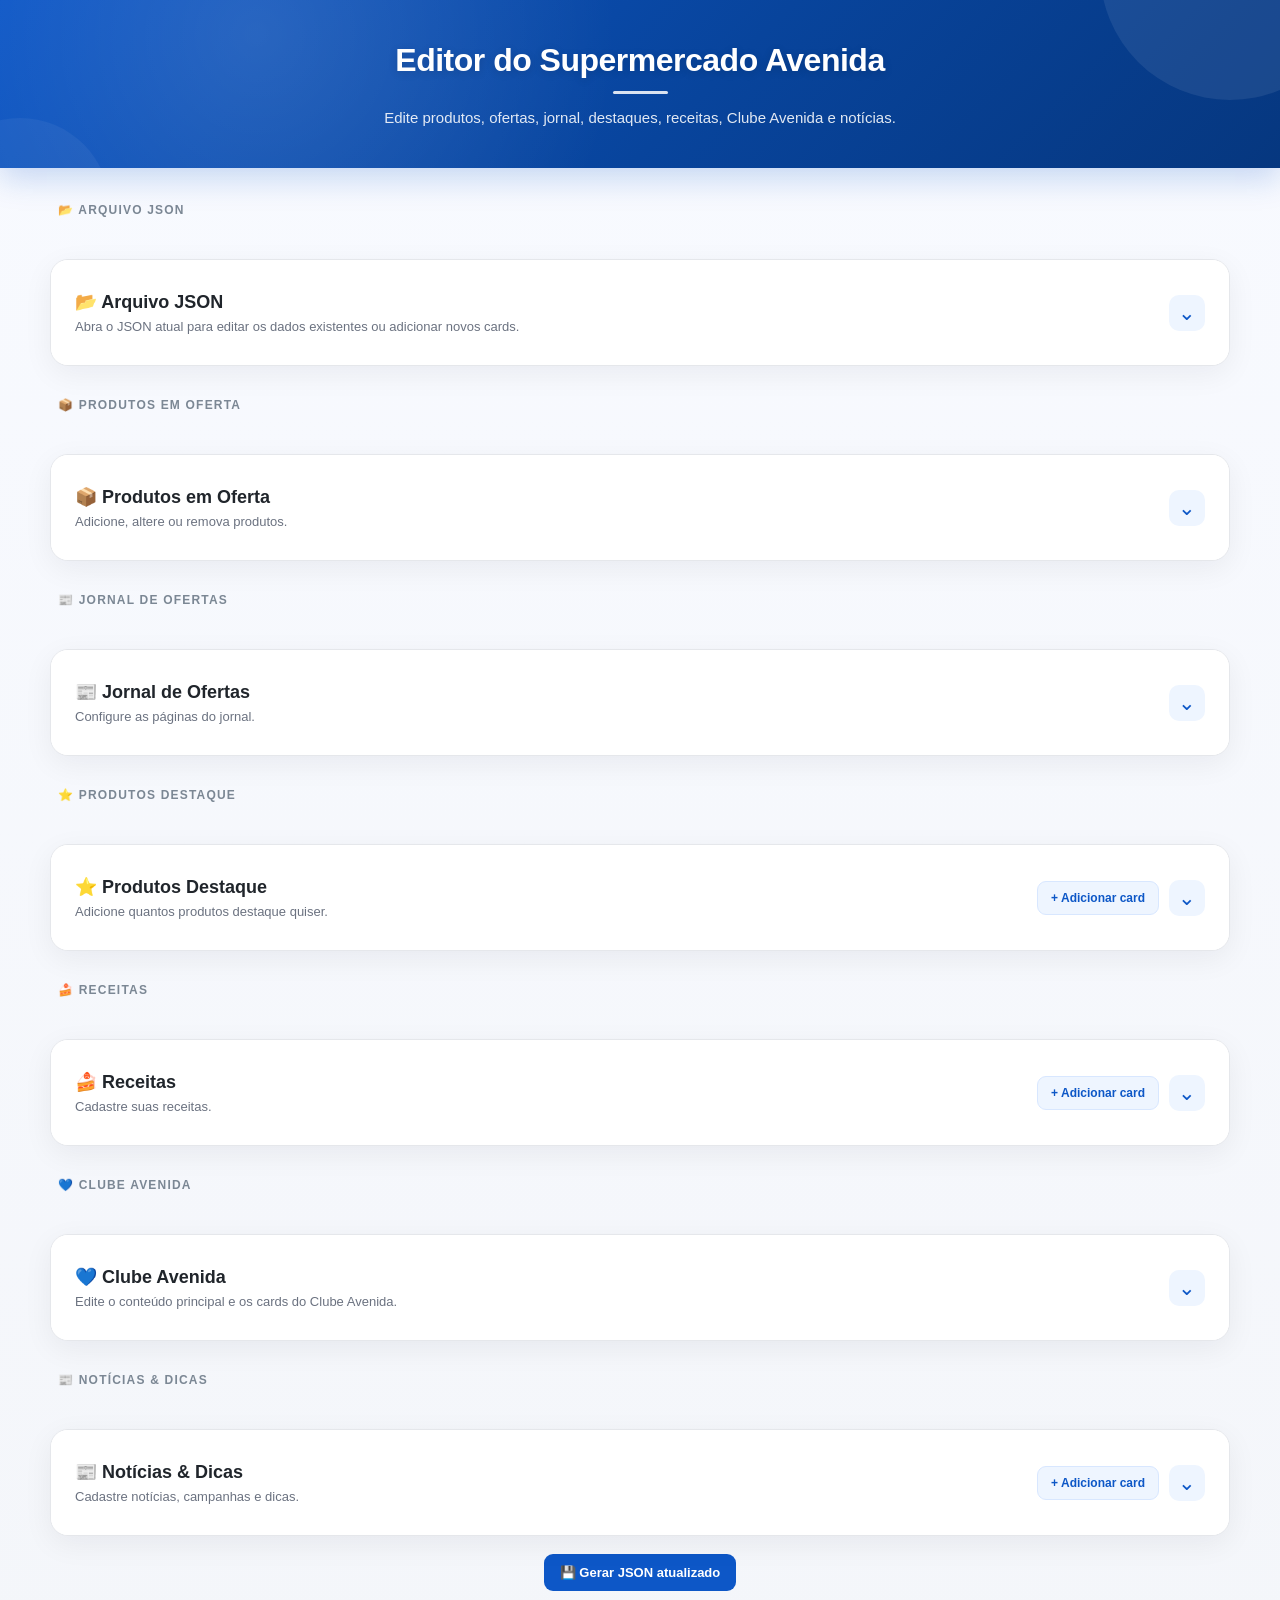
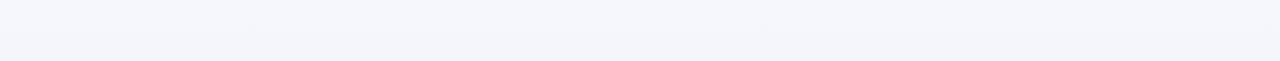
<file: index.html>
<!DOCTYPE html>
<html lang="pt-BR">

<head>

    <meta charset="UTF-8">

    <meta
        name="viewport"
        content="width=device-width, initial-scale=1.0"
    >

    <title>
        Editor - Supermercado Avenida
    </title>

    <link rel="icon" type="image/png" href="ftotojaosn.png">

    <link
        rel="stylesheet"
        href="style.css"
    >

</head>


<body>


<!-- =====================================================
     CABEÇALHO
===================================================== -->

<header>

    <h1>
        Editor do Supermercado Avenida
    </h1>

    <p>
        Edite produtos, ofertas, jornal, destaques,
        receitas, Clube Avenida e notícias.
    </p>

</header>



<main class="container">


<!-- =====================================================
     ARQUIVO JSON
===================================================== -->

<section class="bloco">

    <h2>
        📂 Arquivo JSON
    </h2>


    <p>

        Abra o JSON atual para editar os dados
        existentes ou adicionar novos cards.

    </p>


    <div class="acoes">

        <input
            type="file"
            id="abrirJson"
            accept=".json"
        >



    </div>


    <p
        id="status"
        class="status"
    >
        Nenhum arquivo carregado.
    </p>

</section>



<!-- =====================================================
     PRODUTOS
===================================================== -->

<section class="bloco">

    <div class="secao-header">

        <div>

            <h2>
                📦 Produtos em Oferta
            </h2>

            <p>
                Adicione, altere ou remova produtos.
            </p>

        </div>

    </div>



    <!-- =================================================
         MERCEARIA
    ================================================== -->

    <div class="categoria">

        <div class="categoria-header">

            <h3>
                🛒 Mercearia
            </h3>


            <button
                type="button"
                class="btn-adicionar"
                data-categoria="Mercearia"
            >
                + Adicionar produto
            </button>

        </div>


        <div
            class="cards"
            id="produtos-Mercearia"
        ></div>

    </div>



    <!-- =================================================
         BEBIDAS
    ================================================== -->

    <div class="categoria">

        <div class="categoria-header">

            <h3>
                🥤 Bebidas
            </h3>


            <button
                type="button"
                class="btn-adicionar"
                data-categoria="Bebidas"
            >
                + Adicionar produto
            </button>

        </div>


        <div
            class="cards"
            id="produtos-Bebidas"
        ></div>

    </div>



    <!-- =================================================
         AÇOUGUE
    ================================================== -->

    <div class="categoria">

        <div class="categoria-header">

            <h3>
                🥩 Açougue
            </h3>


            <button
                type="button"
                class="btn-adicionar"
                data-categoria="Açougue"
            >
                + Adicionar produto
            </button>

        </div>


        <div
            class="cards"
            id="produtos-Açougue"
        ></div>

    </div>



    <!-- =================================================
         HIGIENE
    ================================================== -->

    <div class="categoria">

        <div class="categoria-header">

            <h3>
                🧴 Higiene
            </h3>


            <button
                type="button"
                class="btn-adicionar"
                data-categoria="Higiene"
            >
                + Adicionar produto
            </button>

        </div>


        <div
            class="cards"
            id="produtos-Higiene"
        ></div>

    </div>



    <!-- =================================================
         PADARIA
    ================================================== -->

    <div class="categoria">

        <div class="categoria-header">

            <h3>
                🥖 Padaria
            </h3>


            <button
                type="button"
                class="btn-adicionar"
                data-categoria="Padaria"
            >
                + Adicionar produto
            </button>

        </div>


        <div
            class="cards"
            id="produtos-Padaria"
        ></div>

    </div>

</section>



<!-- =====================================================
     JORNAL
===================================================== -->

<section class="bloco">

    <div class="secao-header">

        <div>

            <h2>
                📰 Jornal de Ofertas
            </h2>

            <p>
                Configure as páginas do jornal.
            </p>

        </div>

    </div>


    <div class="cards">


        <!-- FRENTE -->

        <div class="card">

            <h3>
                Página Frente
            </h3>


            <div class="campo">

                <label for="pagfrente">
                    Imagem
                </label>


                <input
                    type="text"
                    id="pagfrente"
                    placeholder="Cole o caminho ou URL da imagem"
                >


                <input
                    type="file"
                    id="filePagFrente"
                    accept="image/*"
                >

            </div>

        </div>



        <!-- VERSO -->

        <div class="card">

            <h3>
                Página Verso
            </h3>


            <div class="campo">

                <label for="pagverso">
                    Imagem
                </label>


                <input
                    type="text"
                    id="pagverso"
                    placeholder="Cole o caminho ou URL da imagem"
                >


                <input
                    type="file"
                    id="filePagVerso"
                    accept="image/*"
                >

            </div>

        </div>


    </div>

</section>



<!-- =====================================================
     DESTAQUES
===================================================== -->

<section class="bloco">

    <div class="secao-header">

        <div>

            <h2>
                ⭐ Produtos Destaque
            </h2>

            <p>
                Adicione quantos produtos destaque quiser.
            </p>

        </div>


        <button
            type="button"
            class="btn-adicionar"
            id="btnAdicionarDestaque"
        >
            + Adicionar card
        </button>

    </div>


    <div
        class="cards"
        id="destaques"
    ></div>

</section>



<!-- =====================================================
     RECEITAS
===================================================== -->

<section class="bloco">

    <div class="secao-header">

        <div>

            <h2>
                🍰 Receitas
            </h2>

            <p>
                Cadastre suas receitas.
            </p>

        </div>


        <button
            type="button"
            class="btn-adicionar"
            id="btnAdicionarReceita"
        >
            + Adicionar card
        </button>

    </div>


    <div
        class="cards"
        id="receitas"
    ></div>

</section>



<!-- =====================================================
     CLUBE AVENIDA
===================================================== -->

<!-- =====================================================
     CLUBE AVENIDA
===================================================== -->

<section class="bloco">

    <h2>
        💙 Clube Avenida
    </h2>

    <p
        style="
            margin-bottom:25px;
            color:#666;
        "
    >
        Edite o conteúdo principal e os cards
        do Clube Avenida.
    </p>


    <!-- =================================================
         INFORMAÇÕES PRINCIPAIS
    ================================================== -->

    <div class="clube-cards-header">

        <h3>
            Informações principais
        </h3>

        <p>
            Edite os textos principais exibidos
            no Clube Avenida.
        </p>

    </div>


    <div class="card">


        <!-- TÍTULO PEQUENO -->

        <div class="campo">

            <label for="clubeTituloPequeno">

                Título pequeno

            </label>

            <input
                type="text"
                id="clubeTituloPequeno"
                placeholder="Ex.: CLUBE AVENIDA"
            >

        </div>


        <!-- TÍTULO -->

        <div class="campo">

            <label for="clubeTitulo">

                Título

            </label>

            <input
                type="text"
                id="clubeTitulo"
                placeholder="Ex.: Faça parte do Clube Avenida!"
            >

        </div>


        <!-- DESCRIÇÃO -->

        <div class="campo">

            <label for="clubeDescricao">

                Descrição

            </label>

            <textarea
                id="clubeDescricao"
                rows="5"
                placeholder="Digite a descrição principal..."
            ></textarea>

        </div>


        <!-- TÍTULO DAS INFORMAÇÕES -->

        <div class="campo">

            <label for="clubeInfoTitulo">

                Título das informações

            </label>

            <input
                type="text"
                id="clubeInfoTitulo"
                placeholder="Ex.: Mais vantagens para você!"
            >

        </div>


        <!-- DESCRIÇÃO DAS INFORMAÇÕES -->

        <div class="campo">

            <label for="clubeInfoDescricao">

                Descrição das informações

            </label>

            <textarea
                id="clubeInfoDescricao"
                rows="5"
                placeholder="Digite as informações do Clube Avenida..."
            ></textarea>

        </div>

    </div>



    <!-- =================================================
         CARDS DO CLUBE
    ================================================== -->

    <div class="clube-cards-header">

        <h3>
            Cards do Clube
        </h3>

        <p>
            Cada card pode possuir um título pequeno,
            um título principal e uma descrição.
        </p>

    </div>


    <div
        id="clubeCardsEditor"
    >

        <!--
            Os cards serão criados
            pelo gerador.js
        -->

    </div>


    <button
        type="button"
        class="btn-adicionar-clube"
        onclick="adicionarCardClube()"
    >

        + Adicionar Card

    </button>



    <!-- =================================================
         BOTÃO DO CLUBE
    ================================================== -->

    <div class="clube-cards-header">

        <h3>
            Botão do Clube
        </h3>

        <p>
            Configure o botão que será exibido
            no Clube Avenida.
        </p>

    </div>


    <div class="card">


        <div class="campo">

            <label for="clubeBotaoTexto">

                Texto do botão

            </label>

            <input
                type="text"
                id="clubeBotaoTexto"
                placeholder="Quero fazer parte"
            >

        </div>


        <div class="campo">

            <label for="clubeBotaoLink">

                Link do botão

            </label>

            <input
                type="text"
                id="clubeBotaoLink"
                placeholder="https://..."
            >

        </div>

    </div>


</section>

<!-- =====================================================
     NOTÍCIAS E DICAS
===================================================== -->

<section class="bloco">

    <div class="secao-header">

        <div>

            <h2>
                📰 Notícias & Dicas
            </h2>

            <p>
                Cadastre notícias, campanhas e dicas.
            </p>

        </div>


        <button
            type="button"
            class="btn-adicionar"
            id="btnAdicionarNoticia"
        >
            + Adicionar card
        </button>

    </div>


    <div
        class="cards"
        id="noticias"
    ></div>

</section>



<!-- =====================================================
     BOTÃO FINAL
===================================================== -->

    <div class="boto">
    <button
         id="btnGerar"
        type="button"
    >
        💾 Gerar JSON atualizado
    </button>
    </div>

</main>



<script src="app.js"></script>


</body>

</html>
</file>
<file: style.css>
/* ==========================================================
   RESET
========================================================== */

* {
    margin: 0;
    padding: 0;
    box-sizing: border-box;
}


/* ==========================================================
   VARIÁVEIS
========================================================== */

:root {

    --azul: #0D57C7;
    --azul-escuro: #08449c;
    --azul-claro: #eef5ff;

    --fundo: #f5f7fb;
    --branco: #ffffff;

    --texto: #20252b;
    --texto-secundario: #6b7280;

    --borda: #e5e7eb;

    --vermelho: #dc3545;
    --vermelho-claro: #fff1f2;

    --sombra:
        0 8px 30px rgba(15, 23, 42, .06);

}


/* ==========================================================
   BODY
========================================================== */

body {

    font-family:
        "Segoe UI",
        Arial,
        sans-serif;

    background:
        linear-gradient(
            180deg,
            #f8faff 0%,
            #f4f6fa 100%
        );

    color: var(--texto);

    min-height: 100vh;

}

/* ==========================================================
   CABEÇALHO
========================================================== */

body > header {

    position: relative;

    background:
        radial-gradient(
            circle at 20% 20%,
            rgba(255, 255, 255, .12),
            transparent 35%
        ),
        linear-gradient(
            135deg,
            #0D57C7 0%,
            #08449C 55%,
            #06377F 100%
        );

    color: #fff;

    padding: 42px 20px 38px;

    text-align: center;

    overflow: hidden;

    box-shadow:
        0 10px 30px rgba(13, 87, 199, .22);

}


/* Brilho decorativo */

body > header::before {

    content: "";

    position: absolute;

    width: 260px;
    height: 260px;

    top: -160px;
    right: -80px;

    background: rgba(255, 255, 255, .08);

    border-radius: 50%;

    pointer-events: none;

}


/* Segundo detalhe */

body > header::after {

    content: "";

    position: absolute;

    width: 180px;
    height: 180px;

    bottom: -130px;
    left: -70px;

    background: rgba(255, 255, 255, .05);

    border-radius: 50%;

    pointer-events: none;

}


/* ==========================================================
   TÍTULO
========================================================== */

header h1 {

    position: relative;
    z-index: 1;

    font-size: clamp(25px, 4vw, 32px);

    font-weight: 750;

    letter-spacing: -.5px;

    margin: 0 0 12px;

    text-shadow:
        0 2px 8px rgba(0, 0, 0, .15);

}


/* Linha decorativa abaixo do título */

header h1::after {

    content: "";

    display: block;

    width: 55px;
    height: 3px;

    margin: 12px auto 0;

    border-radius: 10px;

    background: rgba(255, 255, 255, .85);

}


/* ==========================================================
   DESCRIÇÃO
========================================================== */

header p {

    position: relative;
    z-index: 1;

    max-width: 700px;

    margin: 0 auto;

    font-size: 15px;

    line-height: 1.6;

    font-weight: 400;

    color: rgba(255, 255, 255, .88);

}


/* ==========================================================
   RESPONSIVO
========================================================== */

@media (max-width: 600px) {

    body > header {

        padding: 32px 18px 30px;

    }

    header h1 {

        font-size: 24px;

    }

    header p {

        font-size: 14px;

    }

}
/* ==========================================================
   CONTAINER
========================================================== */

main.container {

    width: min(
        1180px,
        calc(100% - 40px)
    );

    margin: 35px auto 70px;

}


/* ==========================================================
   BLOCOS
========================================================== */

main > .bloco {

    background: var(--branco);

    border: 1px solid var(--borda);

    border-radius: 18px;

    margin-bottom: 18px;

    overflow: hidden;

    box-shadow: var(--sombra);

    transition: .25s ease;

}


main > .bloco:hover {

    border-color: #d8e0eb;

}


/* ==========================================================
   CABEÇALHO RECOLHÍVEL
========================================================== */

.bloco-toggle {

    width: 100%;

    min-height: 84px;

    display: flex;

    align-items: center;

    justify-content: space-between;

    gap: 20px;

    padding: 20px 24px;

    background: white;

    border: none;

    cursor: pointer;

    text-align: left;

    transition: .2s ease;

}


.bloco-toggle:hover {

    background: #fbfdff;

}


/* ==========================================================
   TEXTO DO CABEÇALHO
========================================================== */

.bloco-toggle-conteudo {

    display: flex;

    flex-direction: column;

    gap: 5px;

    flex: 1;

}


.bloco-toggle h2 {

    color: var(--texto);

    font-size: 18px;

    font-weight: 650;

    margin: 0;

    padding: 0;

    border: none;

    line-height: 1.3;

}


.bloco-toggle p {

    color: var(--texto-secundario);

    font-size: 13px;

    margin: 0;

}


/* ==========================================================
   SETA
========================================================== */

.bloco-seta {

    width: 36px;

    height: 36px;

    min-width: 36px;

    display: flex;

    align-items: center;

    justify-content: center;

    border-radius: 10px;

    background: var(--azul-claro);

    color: var(--azul);

    font-size: 21px;

    transition: .3s ease;

}


.bloco-toggle:hover .bloco-seta {

    background: #e1edff;

}


.bloco.aberto .bloco-seta {

    transform: rotate(180deg);

    background: var(--azul);

    color: white;

}


/* ==========================================================
   CONTEÚDO DOS BLOCOS
========================================================== */

.bloco-conteudo {

    display: none;

    padding: 0 24px 26px;

}


.bloco.aberto .bloco-conteudo {

    display: block;

}


/* ==========================================================
   CAMPOS
========================================================== */

.campo {

    display: flex;

    flex-direction: column;

    gap: 7px;

    margin-bottom: 17px;

}


.campo label {

    color: #374151;

    font-size: 13px;

    font-weight: 600;

}


/* ==========================================================
   INPUTS
========================================================== */

input,
textarea,
select {

    width: 100%;

    border: 1px solid #d9dee7;

    background: #fff;

    color: var(--texto);

    border-radius: 10px;

    padding: 12px 13px;

    font-family: inherit;

    font-size: 14px;

    outline: none;

    transition:
        border-color .2s ease,
        box-shadow .2s ease;

}


textarea {

    resize: vertical;

    min-height: 100px;

    line-height: 1.5;

}


input::placeholder,
textarea::placeholder {

    color: #a0a7b2;

}


input:hover,
textarea:hover,
select:hover {

    border-color: #c5ccd7;

}


input:focus,
textarea:focus,
select:focus {

    border-color: var(--azul);

    box-shadow:
        0 0 0 3px
        rgba(13, 87, 199, .10);

}


/* ==========================================================
   INPUT DE ARQUIVO
========================================================== */

input[type="file"] {

    padding: 9px;

    background: #f8fafc;

    cursor: pointer;

    font-size: 13px;

}


/* ==========================================================
   CARDS
========================================================== */

.cards {

    display: grid;

    grid-template-columns:
        repeat(
            auto-fit,
            minmax(280px, 1fr)
        );

    gap: 18px;

}


/* ==========================================================
   CARD NORMAL
========================================================== */

.card {

    background: #fafbfd;

    border: 1px solid var(--borda);

    border-radius: 14px;

    padding: 20px;

    margin-bottom: 18px;

}


.card h3 {

    font-size: 16px;

    color: var(--texto);

    margin-bottom: 18px;

}


/* ==========================================================
   PRODUTOS
========================================================== */

.categoria {

    margin-top: 24px;

    padding: 18px;

    border: 1px solid #e8edf4;

    border-radius: 14px;

    background: #fbfcfe;

}


.categoria:first-child {

    margin-top: 0;

}


.categoria-header {

    display: flex;

    align-items: center;

    justify-content: space-between;

    gap: 15px;

    margin-bottom: 18px;

}


.categoria-header h3 {

    font-size: 15px;

    font-weight: 650;

    color: #303640;

}


/* ==========================================================
   CARD DE PRODUTO
========================================================== */

.produto-card-editor {

    background: white;

    border: 1px solid #e3e7ed;

    border-radius: 14px;

    padding: 18px;

    transition: .2s ease;

}


.produto-card-editor:hover {

    transform: translateY(-2px);

    border-color: #d3dce8;

    box-shadow:
        0 8px 20px
        rgba(15, 23, 42, .07);

}


/* ==========================================================
   DESTAQUES / RECEITAS / NOTÍCIAS
========================================================== */

.destaque-card-editor,
.receita-card-editor,
.noticia-card-editor,
.clube-card-editor {

    background: white;

    border: 1px solid #e3e7ed;

    border-radius: 14px;

    padding: 20px;

    transition: .2s ease;

}


.destaque-card-editor:hover,
.receita-card-editor:hover,
.noticia-card-editor:hover,
.clube-card-editor:hover {

    transform: translateY(-2px);

    border-color: #d3dce8;

    box-shadow:
        0 8px 20px
        rgba(15, 23, 42, .07);

}


/* ==========================================================
   TOPO DOS CARDS
========================================================== */

.card-topo {

    display: flex;

    align-items: center;

    justify-content: space-between;

    gap: 12px;

    margin-bottom: 20px;

}


.card-topo h3 {

    margin: 0;

    font-size: 16px;

    font-weight: 650;

    color: #252a31;

}


/* ==========================================================
   BOTÃO REMOVER
========================================================== */

.btn-remover {

    background: var(--vermelho-claro);

    color: var(--vermelho);

    border: 1px solid #ffd5da;

    padding: 8px 11px;

    border-radius: 8px;

    font-size: 12px;

    font-weight: 600;

    white-space: nowrap;

}


.btn-remover:hover {

    background: var(--vermelho);

    color: white;

    transform: none;

}


/* ==========================================================
   BOTÕES
========================================================== */

button {

    border: none;

    border-radius: 9px;

    padding: 11px 16px;

    background: var(--azul);

    color: white;

    font-family: inherit;

    font-size: 13px;

    font-weight: 600;

    cursor: pointer;

    transition: .2s ease;

}


button:hover {

    background: var(--azul-escuro);

    transform: translateY(-1px);

    box-shadow:
        0 5px 12px
        rgba(13, 87, 199, .18);

}


button:active {

    transform: translateY(0);

}


/* ==========================================================
   BOTÃO ADICIONAR
========================================================== */

.btn-adicionar {

    background: var(--azul-claro);

    color: var(--azul);

    border: 1px solid #d8e7ff;

    padding: 9px 13px;

    font-size: 12px;

}


.btn-adicionar:hover {

    background: var(--azul);

    color: white;

}


/* ==========================================================
   CLUBE AVENIDA
========================================================== */

#clubeCardsEditor {

    display: grid;

    grid-template-columns:
        repeat(
            auto-fit,
            minmax(280px, 1fr)
        );

    gap: 18px;

    margin-bottom: 15px;

}


.clube-cards-header {

    margin:
        25px 0 15px;

    padding-bottom: 12px;

    border-bottom:
        1px solid #edf0f4;

}


.clube-cards-header h3 {

    font-size: 15px;

    color: #303640;

    margin-bottom: 5px;

}


.clube-cards-header p {

    font-size: 13px;

    color: var(--texto-secundario);

}


/* ==========================================================
   BOTÃO ADICIONAR CLUBE
========================================================== */

.btn-adicionar-clube {

    margin-top: 5px;

    background: var(--azul);

}


/* ==========================================================
   STATUS
========================================================== */

.status {

    margin-top: 15px;

    padding: 11px 13px;

    border-radius: 9px;

    background: #f5f8fc;

    border: 1px solid #e6ebf2;

    color: #667085;

    font-size: 13px;

}


/* ==========================================================
   AÇÕES
========================================================== */

.acoes {

    display: flex;

    align-items: center;

    gap: 12px;

    flex-wrap: wrap;

}


/* ==========================================================
   BOTÃO FINAL
========================================================== */

.salvar-final {

    padding: 20px;

    text-align: center;

}


.salvar-final button {

    min-width: 230px;

    padding: 13px 22px;

    font-size: 14px;

}


/* ==========================================================
   MOBILE
========================================================== */

@media (max-width: 700px) {

    main.container {

        width:
            calc(100% - 24px);

        margin-top: 20px;

    }


    body > header {

        padding: 30px 16px;

    }


    header h1 {

        font-size: 23px;

    }


    header p {

        font-size: 13px;

    }


    .bloco-toggle {

        min-height: 72px;

        padding: 17px;

    }


    .bloco-toggle h2 {

        font-size: 16px;

    }


    .bloco-toggle p {

        font-size: 12px;

    }


    .bloco-conteudo {

        padding:
            0 17px 20px;

    }


    .categoria {

        padding: 14px;

    }


    .categoria-header {

        align-items: flex-start;

        flex-direction: column;

    }


    .categoria-header .btn-adicionar {

        width: 100%;

    }


    .cards {

        grid-template-columns: 1fr;

    }


    #clubeCardsEditor {

        grid-template-columns: 1fr;

    }


    .card-topo {

        align-items: flex-start;

        flex-direction: column;

    }


    .btn-remover {

        width: 100%;

    }

}


/* ==========================================================
   ANIMAÇÃO SUAVE
========================================================== */

@keyframes aparecer {

    from {

        opacity: 0;

        transform: translateY(-5px);

    }

    to {

        opacity: 1;

        transform: translateY(0);

    }

}


.bloco.aberto .bloco-conteudo {

    animation:
        aparecer .2s ease;

}

/* ==========================================================
   ETIQUETA ACIMA DAS SECTIONS
========================================================== */

main > .bloco {
    position: relative;
    margin-top: 42px;
}


/* Texto acima do card */

main > .bloco::before {

    content: attr(data-label);

    position: absolute;

    top: -28px;

    left: 6px;

    font-size: 11px;

    font-weight: 700;

    letter-spacing: .8px;

    text-transform: uppercase;

    color: #7b8491;

}


/* Primeiro card não precisa ficar tão distante */

main > .bloco:first-child {

    margin-top: 15px;

}


/* ==========================================================
   MOBILE
========================================================== */

@media (max-width: 700px) {

    main > .bloco {

        margin-top: 38px;

    }

    main > .bloco::before {

        left: 4px;

        font-size: 10px;

    }

}
/* =========================================================
   IDENTIFICAÇÃO DA SECTION
========================================================= */

.section-identificacao {

    width: 100%;

    max-width: 1200px;

    margin: 32px auto 10px;

    padding-left: 8px;

    font-size: 12px;

    font-weight: 700;

    text-transform: uppercase;

    letter-spacing: 1.2px;

    color: #7b8794;

}


/* =========================================================
   PRIMEIRA IDENTIFICAÇÃO
========================================================= */

main > .section-identificacao:first-child {

    margin-top: 0;

}


/* =========================================================
   MOBILE
========================================================= */

@media(max-width:600px){

    .section-identificacao {

        margin-top: 25px;

        margin-bottom: 8px;

        padding-left: 4px;

        font-size: 11px;

    }

}   


/* ==========================================================
   BOTÃO ADICIONAR DA SECTION
   Fica abaixo do texto, no lado esquerdo
========================================================== */

main > .bloco {
    position: relative;
}


/* Área do cabeçalho */

.bloco-toggle {

    position: relative;

    min-height: 105px;

    padding: 20px 70px 20px 24px;

}


/* Texto */

.bloco-toggle-conteudo {

    display: flex;

    flex-direction: column;

    align-items: flex-start;

    gap: 5px;

}


/* Botão adicionar */

main > .bloco > .btn-adicionar,
main > .bloco > .botao-header-section {

    position: absolute;

    left: 24px;

    top: 67px;

    z-index: 10;

    margin: 0;

    padding: 7px 11px;

    font-size: 11px;

    white-space: nowrap;

}


/* ==========================================================
   SETA
========================================================== */

.bloco-toggle > .bloco-seta {

    position: absolute;

    right: 24px;

    top: 50%;

    transform: translateY(-50%);

}


/* Section aberta */

.bloco.aberto .bloco-toggle > .bloco-seta {

    transform:
        translateY(-50%)
        rotate(180deg);

}


/* ==========================================================
   MOBILE
========================================================== */

@media (max-width: 700px) {

    .bloco-toggle {

        min-height: 100px;

        padding: 17px 58px 17px 17px;

    }


    main > .bloco > .btn-adicionar,
    main > .bloco > .botao-header-section {

        left: 17px;

        top: 63px;

        padding: 7px 10px;

        font-size: 11px;

    }


    .bloco-toggle > .bloco-seta {

        right: 17px;

    }

}

.boto{
    display: flex;
    
    justify-content: center;
    align-items: center;
}
</file>
